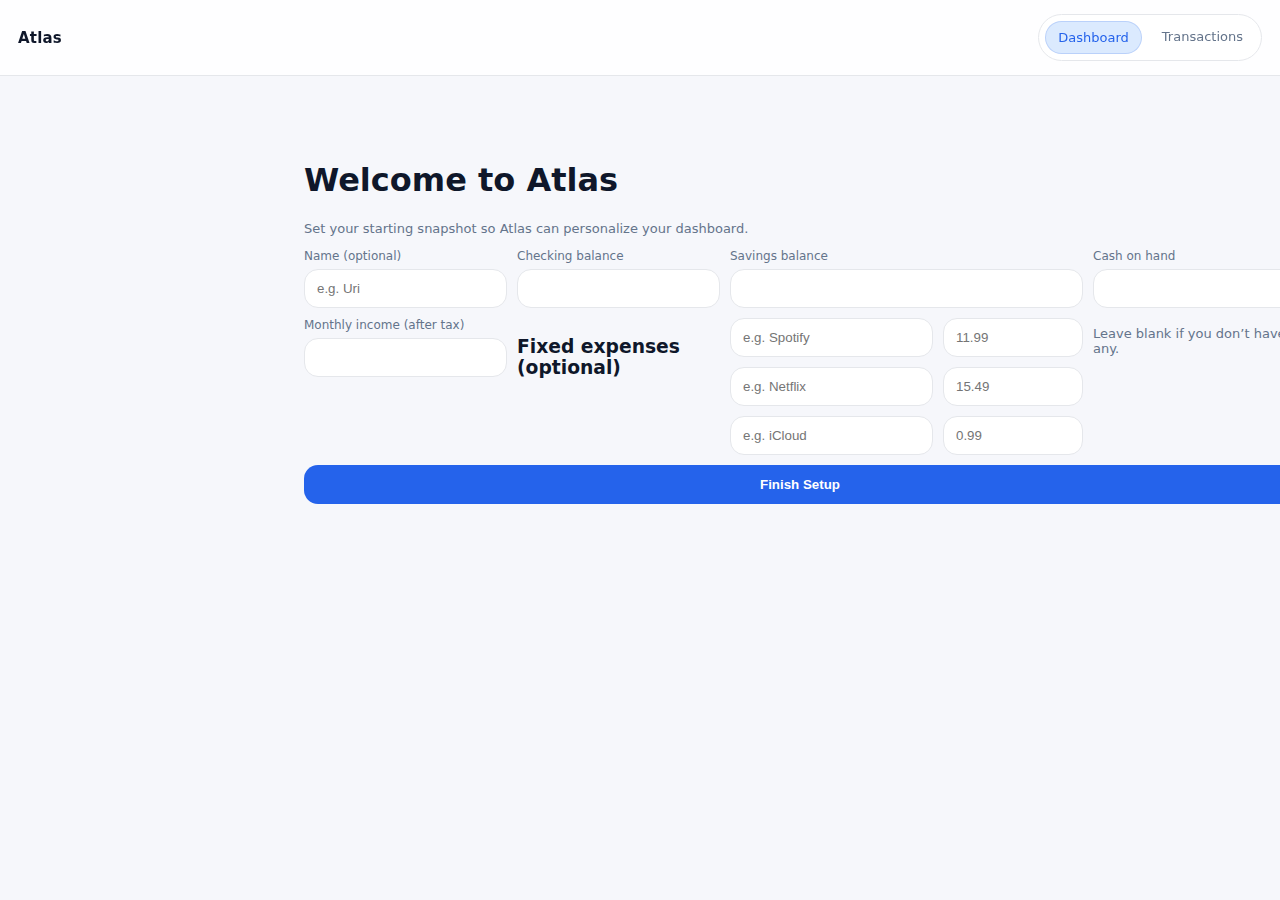
<file: index.html>
<!doctype html>
<html lang="en">
<head>
  <meta charset="utf-8" />
  <meta name="viewport" content="width=device-width, initial-scale=1" />
  <title>Atlas – Dashboard</title>
  <link rel="stylesheet" href="css/styles.css" />
</head>

<body>
  <!-- =========================
       TOP NAV BAR
  ========================== -->
  <header class="topbar">
    <h1>Atlas</h1>
    <nav class="nav">
      <a class="active" href="index.html">Dashboard</a>
      <a href="transactions.html">Transactions</a>
    </nav>
  </header>

  <!-- =========================
       SETUP / ONBOARDING VIEW
  ========================== -->
  <section id="setupView" style="display:none; max-width:720px; margin:40px auto; padding:24px;">
    <h1>Welcome to Atlas</h1>
    <p class="muted">
      Set your starting snapshot so Atlas can personalize your dashboard.
    </p>

    <form id="setupForm" class="form">
      <label>
        Name (optional)
        <input id="setupName" type="text" placeholder="e.g. Uri" />
      </label>

      <label>
        Checking balance
        <input id="setupChecking" type="number" step="0.01" required />
      </label>

      <label>
        Savings balance
        <input id="setupSavings" type="number" step="0.01" required />
      </label>

      <label>
        Cash on hand
        <input id="setupCash" type="number" step="0.01" required />
      </label>

      <label>
        Monthly income (after tax)
        <input id="setupIncome" type="number" step="0.01" required />
      </label>

      <!-- ✅ Itemized fixed expenses -->
      <h3 style="margin-top:18px;">Fixed expenses (optional)</h3>

      <div style="display:grid; gap:10px;">
        <div style="display:grid; grid-template-columns: 1fr 140px; gap:10px;">
          <input id="fxName1" type="text" placeholder="e.g. Spotify" />
          <input id="fxAmt1" type="number" step="0.01" placeholder="11.99" />
        </div>

        <div style="display:grid; grid-template-columns: 1fr 140px; gap:10px;">
          <input id="fxName2" type="text" placeholder="e.g. Netflix" />
          <input id="fxAmt2" type="number" step="0.01" placeholder="15.49" />
        </div>

        <div style="display:grid; grid-template-columns: 1fr 140px; gap:10px;">
          <input id="fxName3" type="text" placeholder="e.g. iCloud" />
          <input id="fxAmt3" type="number" step="0.01" placeholder="0.99" />
        </div>
      </div>

      <p class="muted" style="margin-top:8px;">
        Leave blank if you don’t have any.
      </p>

      <button class="btn wide" type="submit">Finish Setup</button>
      <p id="setupError" class="muted" style="display:none; color:#b00020;"></p>
    </form>
  </section>

  <!-- =========================
       DASHBOARD VIEW
  ========================== -->
  <section id="dashboardView" style="display:none;">

    <!-- Profile controls -->
    <div style="display:flex; gap:10px; justify-content:flex-end; padding:12px 24px;">
      <button id="editProfileBtn" class="btn" type="button">Edit Profile</button>
      <button id="resetAtlasBtn" class="btn" type="button">Reset Atlas</button>
    </div>

    <!-- ✅ NEW: 2-column layout (fixes empty middle space) -->
    <main class="container dashLayout">

      <!-- LEFT COLUMN -->
      <aside class="dashLeft">

        <!-- Profile summary -->
        <div style="padding:0 0 24px;">
          <h2 id="welcomeTitle"></h2>

          <div style="display:grid; gap:10px;">
            <div>Checking: <strong id="checkingDisplay">$0</strong></div>
            <div>Savings: <strong id="savingsDisplay">$0</strong></div>
            <div>Cash: <strong id="cashDisplay">$0</strong></div>
            <div>Monthly Surplus: <strong id="surplusDisplay">$0</strong></div>
            <div>Savings Rate: <strong id="savingsRateDisplay">0%</strong></div>
          </div>
        </div>

        <!-- Fixed expenses list -->
        <div style="padding:0 0 24px;">
          <h3 style="margin: 0 0 10px 0;">Fixed Expenses</h3>
          <ul id="fixedList" class="list"></ul>
          <div id="fixedEmpty" class="muted">No fixed expenses saved.</div>
        </div>

      </aside>

      <!-- RIGHT COLUMN -->
      <section class="dashRight">

        <!-- =========================
             MIDDLE SECTION (fills empty space)
        ========================== -->
        <section class="grid middleGrid" style="margin-top: 6px;">


          <!-- Balance breakdown -->
          <div class="card">
            <div class="label">Balance Breakdown</div>
            <div id="balanceBreakdown" class="muted">—</div>

            <!-- simple 3-part bar -->
            <div style="height:10px; width:100%; border-radius:999px; overflow:hidden; margin-top:10px; background: rgba(0,0,0,0.06); display:flex;">
              <div id="barChecking" style="height:100%; width:33%; background: rgba(0,0,0,0.25);"></div>
              <div id="barSavings"  style="height:100%; width:33%; background: rgba(0,0,0,0.18);"></div>
              <div id="barCash"     style="height:100%; width:34%; background: rgba(0,0,0,0.12);"></div>
            </div>

            <div class="muted" style="margin-top:8px; font-size: 12px;">
              Checking / Savings / Cash
            </div>
          </div>

          <!-- Quick insights -->
          <div class="card">
            <div class="label">Quick Insights</div>
            <ul id="insightsList" class="list stackList"></ul>
            <div id="insightsEmpty" class="muted">No insights yet.</div>
          </div>

          <!-- Recent activity -->
          <div class="card">
            <div class="label">Recent Activity</div>
            <ul id="recentList" class="list stackList"></ul>
            <div id="recentEmpty" class="muted">No recent transactions yet.</div>
          </div>

        </section>

        <!-- =========================
             EXISTING DASHBOARD CONTENT
        ========================== -->
        <section class="grid">
          <div class="card">
            <div class="label">Current Balance</div>
            <div id="balance" class="big">$0</div>
          </div>
          <div class="card">
            <div class="label">Income (This Month)</div>
            <div id="incomeMonth" class="big">$0</div>
          </div>
          <div class="card">
            <div class="label">Expenses (This Month)</div>
            <div id="expenseMonth" class="big">$0</div>
          </div>
          <div class="card">
            <div class="label">Net (This Month)</div>
            <div id="netMonth" class="big">$0</div>
          </div>
        </section>

        <section class="pageHead">
          <div class="pageTitle">
            <h2>Dashboard</h2>
            <div class="sub">
              Your month at a glance — balance, spending, and top categories.
            </div>
          </div>
        </section>

        <section class="card">
          <div class="cardHeader">
            <h2>Top Spending Categories (This Month)</h2>
            <div class="muted" id="monthLabel"></div>
          </div>

          <ul id="topCategories" class="list"></ul>
          <div id="emptyTopCategories" class="muted hidden">
            No expenses yet this month.
          </div>
        </section>

      </section>
    </main>
  </section>

  <!-- =========================
       SCRIPTS (ORDER MATTERS)
  ========================== -->
  <script src="js/utils.js"></script>
  <script src="js/state.js"></script>
  <script src="js/calculations.js"></script>
  <script src="js/dashboard.js"></script>
  <script src="js/profile.js"></script>

</body>
</html>
</file>
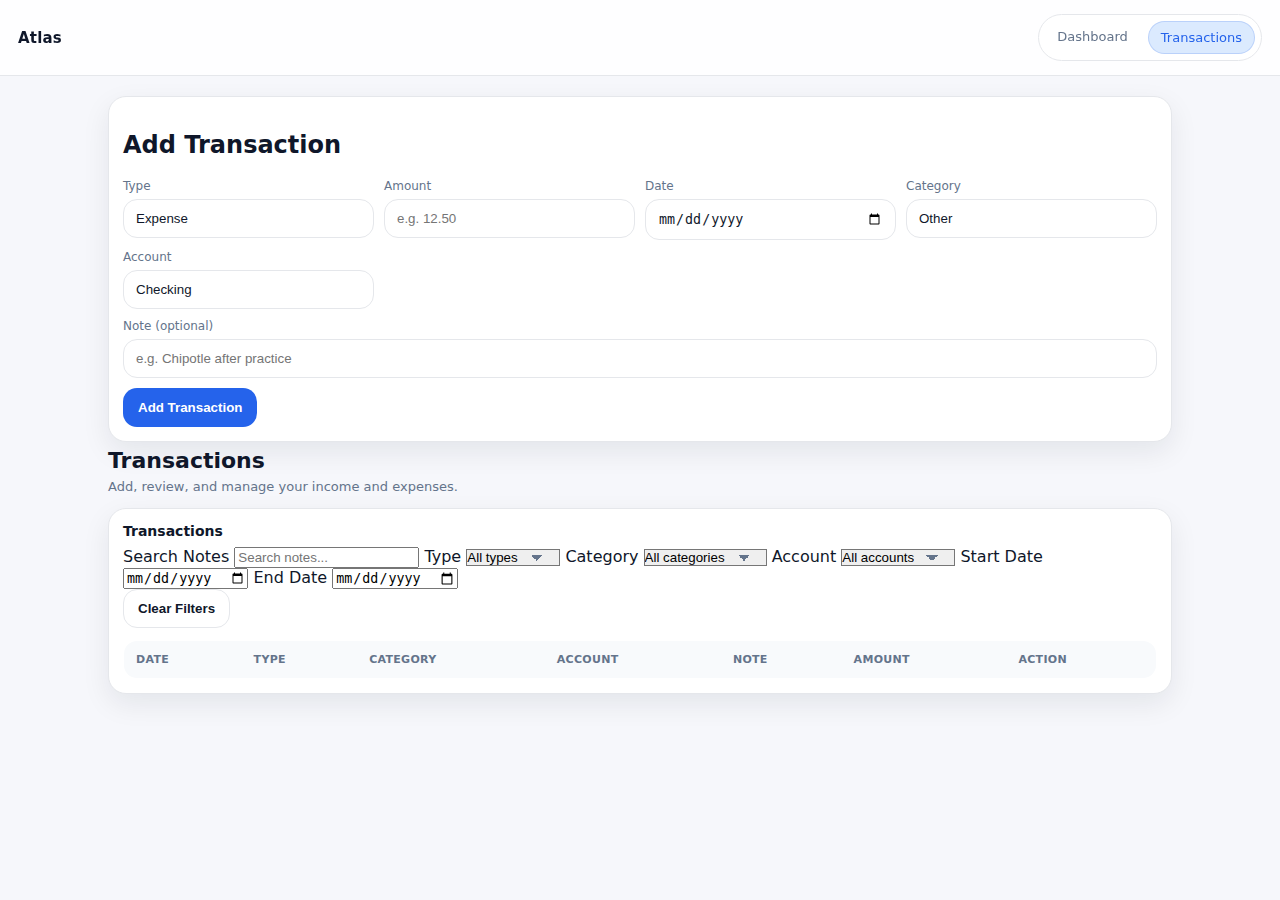
<file: transactions.html>
<!doctype html>
<html lang="en">
<head>
  <meta charset="utf-8" />
  <meta name="viewport" content="width=device-width, initial-scale=1" />
  <title>Atlas - Transactions</title>
  <link rel="stylesheet" href="css/styles.css" />
</head>
<body>
  <header class="topbar">
    <h1>Atlas</h1>
    <nav class="nav">
      <a href="index.html">Dashboard</a>
      <a class="active" href="transactions.html">Transactions</a>
    </nav>
  </header>

  <main class="container">
    <section class="card">
      <h2 id="txFormTitle">Add Transaction</h2>

      <form id="txForm" class="form">
        <input id="txEditId" type="hidden" />

        <label>
          Type
          <select id="txType" required>
            <option value="expense" selected>Expense</option>
            <option value="income">Income</option>
            <option value="transfer">Transfer</option>
          </select>
        </label>

        <label>
          Amount
          <input id="txAmount" type="number" step="0.01" min="0" placeholder="e.g. 12.50" required />
        </label>

        <label>
          Date
          <input id="txDate" type="date" required />
        </label>

        <label>
          Category
          <select id="txCategory" required>
            <option value="Food">Food</option>
            <option value="Transport">Transport</option>
            <option value="Shopping">Shopping</option>
            <option value="School">School</option>
            <option value="Entertainment">Entertainment</option>
            <option value="Other" selected>Other</option>
          </select>
        </label>

        <!-- ✅ Income/Expense Account -->
        <label id="accountSingleWrap">
          Account
          <select id="txAccount" required>
            <option value="checking" selected>Checking</option>
            <option value="savings">Savings</option>
            <option value="cash">Cash</option>
          </select>
        </label>

        <!-- ✅ Transfer From/To -->
        <div id="accountTransferWrap" style="display:none;">
          <label>
            From
            <select id="txFromAccount">
              <option value="checking" selected>Checking</option>
              <option value="savings">Savings</option>
              <option value="cash">Cash</option>
            </select>
          </label>

          <label>
            To
            <select id="txToAccount">
              <option value="checking">Checking</option>
              <option value="savings" selected>Savings</option>
              <option value="cash">Cash</option>
            </select>
          </label>
        </div>

        <label class="wide">
          Note (optional)
          <input id="txNote" type="text" maxlength="80" placeholder="e.g. Chipotle after practice" />
        </label>

        <div class="wide" style="display:flex; gap:10px; flex-wrap:wrap;">
          <button id="txSubmitBtn" class="btn" type="submit">Add Transaction</button>
          <button id="txCancelBtn" class="btn secondary" type="button" style="display:none;">Cancel Edit</button>
        </div>
        <p id="txError" class="muted wide" style="display:none; color:#b00020; margin:0;"></p>
      </form>
    </section>

    <section class="pageHead">
      <div class="pageTitle">
        <h2>Transactions</h2>
        <div class="sub">Add, review, and manage your income and expenses.</div>
      </div>
    </section>

    <section class="card">
      <div class="cardHeader">
        <h2>Transactions</h2>
        <div class="muted" id="txCount"></div>
      </div>

      <div class="filterBar" aria-label="Transaction filters">
        <label>
          Search Notes
          <input id="txSearch" type="text" placeholder="Search notes..." />
        </label>

        <label>
          Type
          <select id="txFilterType">
            <option value="all" selected>All types</option>
            <option value="income">Income</option>
            <option value="expense">Expense</option>
            <option value="transfer">Transfer</option>
          </select>
        </label>

        <label>
          Category
          <select id="txFilterCategory">
            <option value="all" selected>All categories</option>
          </select>
        </label>

        <label>
          Account
          <select id="txFilterAccount">
            <option value="all" selected>All accounts</option>
            <option value="checking">Checking</option>
            <option value="savings">Savings</option>
            <option value="cash">Cash</option>
          </select>
        </label>

        <label>
          Start Date
          <input id="txFilterStartDate" type="date" />
        </label>

        <label>
          End Date
          <input id="txFilterEndDate" type="date" />
        </label>

        <div class="filterActions">
          <button id="txClearFiltersBtn" class="btn secondary" type="button">Clear Filters</button>
        </div>
      </div>

      <div class="tableWrap">
        <table class="table">
          <thead>
            <tr>
              <th>Date</th>
              <th>Type</th>
              <th>Category</th>
              <th>Account</th>
              <th>Note</th>
              <th class="right">Amount</th>
              <th class="right">Action</th>
            </tr>
          </thead>
          <tbody id="txTbody"></tbody>
        </table>
      </div>

      <div id="emptyTx" class="muted hidden">No transactions yet. Add one above.</div>
    </section>
  </main>

  <script src="js/utils.js"></script>
  <script src="js/state.js"></script>
  <script src="js/calculations.js"></script>
  <script src="js/transactions.js"></script>
</body>
</html>
</file>
<file: css/styles.css>
:root{
  --bg:#f6f7fb;
  --card:#ffffff;
  --text:#0f172a;
  --muted:#64748b;
  --line:#e5e7eb;

  --accent:#2563eb;   /* blue */
  --accentSoft:#dbeafe;
  --good:#16a34a;
  --goodSoft:#dcfce7;
  --bad:#dc2626;
  --badSoft:#fee2e2;

  --shadow: 0 10px 28px rgba(15, 23, 42, .08);
}

*{ box-sizing:border-box; }
body{
  margin:0;
  font-family: ui-sans-serif, system-ui, -apple-system, Segoe UI, Roboto, Arial, sans-serif;
  background: var(--bg);
  color: var(--text);
}
a{ color: inherit; text-decoration: none; }

.topbar{
  position: sticky;
  top:0;
  z-index:10;
  background: rgba(255,255,255,.88);
  backdrop-filter: blur(10px);
  border-bottom: 1px solid var(--line);
  display:flex;
  justify-content: space-between;
  align-items:center;
  padding: 14px 18px;
}

.brand{
  display:flex;
  align-items:center;
  gap:10px;
}
.logo{
  width:34px; height:34px;
  border-radius:12px;
  background: linear-gradient(135deg, #2563eb, #60a5fa);
  box-shadow: 0 10px 20px rgba(37,99,235,.18);
}
.topbar h1{
  margin:0;
  font-size:15px;
  letter-spacing:.2px;
}

.nav{
  display:flex;
  gap:8px;
  padding:6px;
  border-radius:999px;
  border:1px solid var(--line);
  background:#fff;
}
.nav a{
  padding:8px 12px;
  border-radius:999px;
  font-size:13px;
  color: var(--muted);
  transition: all .15s ease;
}
.nav a.active{
  color: var(--accent);
  background: var(--accentSoft);
  border: 1px solid rgba(37,99,235,.18);
}
.nav a:hover{ color: var(--text); }

.container{
  max-width: 1100px;
  margin: 20px auto;
  padding: 0 18px 34px;
}

/* Page heading area (helps it feel less empty) */
.pageHead{
  display:flex;
  align-items:flex-end;
  justify-content:space-between;
  gap:16px;
  margin: 6px 0 14px;
}
.pageTitle h2{
  margin:0;
  font-size:22px;
}
.sub{
  margin-top:6px;
  color: var(--muted);
  font-size:13px;
}

/* Cards & layout */
.card{
  background: var(--card);
  border: 1px solid var(--line);
  border-radius: 18px;
  padding: 14px;
  box-shadow: var(--shadow);
}

.grid{
  display:grid;
  grid-template-columns: repeat(4, 1fr);
  gap: 14px;
  margin-bottom: 14px;
}
@media (max-width: 900px){ .grid{ grid-template-columns: repeat(2,1fr);} }
@media (max-width: 520px){ .grid{ grid-template-columns: 1fr; } }

.label{
  color: var(--muted);
  font-size:12px;
  letter-spacing:.2px;
}
.big{
  margin-top:8px;
  font-size:28px;
  font-weight:800;
}

/* “Fullness” helpers */
.cardHeader{
  display:flex;
  align-items:baseline;
  justify-content:space-between;
  gap:10px;
  margin-bottom:8px;
}
.cardHeader h2{
  margin:0;
  font-size:14px;
  font-weight:800;
}
.muted{ color: var(--muted); font-size:13px; }
.hidden{ display:none; }

/* Buttons */
.btn{
  border: 1px solid rgba(37,99,235,.22);
  background: var(--accent);
  color: white;
  padding: 11px 14px;
  border-radius: 14px;
  cursor: pointer;
  font-weight: 700;
  transition: transform .08s ease, filter .2s ease;
}
.btn:hover{ filter: brightness(1.03); }
.btn:active{ transform: translateY(1px); }

.btn.secondary{
  background: #fff;
  color: var(--text);
  border: 1px solid var(--line);
}

.btn.danger{
  background: var(--bad);
  border-color: rgba(220,38,38,.25);
}
.btn.danger:hover{ filter: brightness(1.03); }

/* Forms */
.form{
  display:grid;
  grid-template-columns: repeat(4, 1fr);
  gap: 10px;
  margin-top: 12px;
}

.form label{
  display:flex;
  flex-direction:column;
  gap:6px;
  font-size:12px;
  color: var(--muted);
}

.form input, .form select{
  padding: 11px 12px;
  border-radius: 14px;
  border: 1px solid var(--line);
  background: #fff;
  color: var(--text);
  outline:none;
}

.form input:focus, .form select:focus{
  border-color: rgba(37,99,235,.45);
  box-shadow: 0 0 0 4px rgba(37,99,235,.15);
}

.wide{ grid-column: span 4; }

/* Better selects + dropdown menu */
select{
  appearance:none;
  -webkit-appearance:none;
  -moz-appearance:none;
  padding-right: 40px;
  background-image:
    linear-gradient(45deg, transparent 50%, var(--muted) 50%),
    linear-gradient(135deg, var(--muted) 50%, transparent 50%);
  background-position:
    calc(100% - 22px) 50%,
    calc(100% - 16px) 50%;
  background-size: 6px 6px;
  background-repeat:no-repeat;
  cursor:pointer;
}
select option{
  background:#fff;
  color:var(--text);
}

/* Table */
.tableWrap{ width:100%; overflow-x:auto; margin-top:12px; }
.table{
  width:100%;
  border-collapse: collapse;
  min-width: 780px;
  border-radius: 14px;
  overflow:hidden;
  border: 1px solid var(--line);
  background:#fff;
}
.table th, .table td{
  padding: 12px 12px;
  border-bottom: 1px solid var(--line);
  font-size: 13px;
}
.table th{
  text-align:left;
  color: var(--muted);
  font-size: 11px;
  text-transform: uppercase;
  letter-spacing: .3px;
  background: #f8fafc;
}
.right{ text-align:right; }

/* Type pills */
.pill{
  padding: 5px 10px;
  border-radius: 999px;
  font-size: 11px;
  font-weight: 800;
  border: 1px solid var(--line);
  display:inline-block;
}
.pill.income{
  background: var(--goodSoft);
  border-color: rgba(22,163,74,.25);
  color: var(--good);
}
.pill.expense{
  background: var(--badSoft);
  border-color: rgba(220,38,38,.25);
  color: var(--bad);
}

/* Lists */
.list{ margin:10px 0 0; padding:0; list-style:none; }
.list li{
  padding: 10px 0;
  border-bottom: 1px solid var(--line);
  display:flex;
  justify-content:space-between;
  gap:10px;
}

/* Middle section: force 3 columns (so no empty 4th slot) */
.middleGrid{
  grid-template-columns: repeat(3, 1fr);
}

@media (max-width: 900px){
  .middleGrid{ grid-template-columns: repeat(2, 1fr); }
}
@media (max-width: 520px){
  .middleGrid{ grid-template-columns: 1fr; }
}

/* Make insights/recent items stack nicely instead of "two-column flex" */
.stackList li{
  flex-direction: column;
  align-items: flex-start;
  justify-content: flex-start;
  gap: 4px;
}

.stackList li strong{
  font-weight: 700;
  color: var(--muted);
  font-size: 12px;
}

/* =========================
   DASHBOARD 2-COLUMN LAYOUT
========================= */
.dashLayout{
  display: grid;
  grid-template-columns: 360px 1fr; /* left panel + main area */
  gap: 24px;
  align-items: start;
}

/* prevent weird overflow / squeezing */
.dashLeft, .dashRight{
  min-width: 0;
}

/* left column should use full width of its grid column */
.dashLeft > div{
  max-width: none !important;
}

/* stack on smaller screens */
@media (max-width: 980px){
  .dashLayout{
    grid-template-columns: 1fr;
  }
}
</file>
